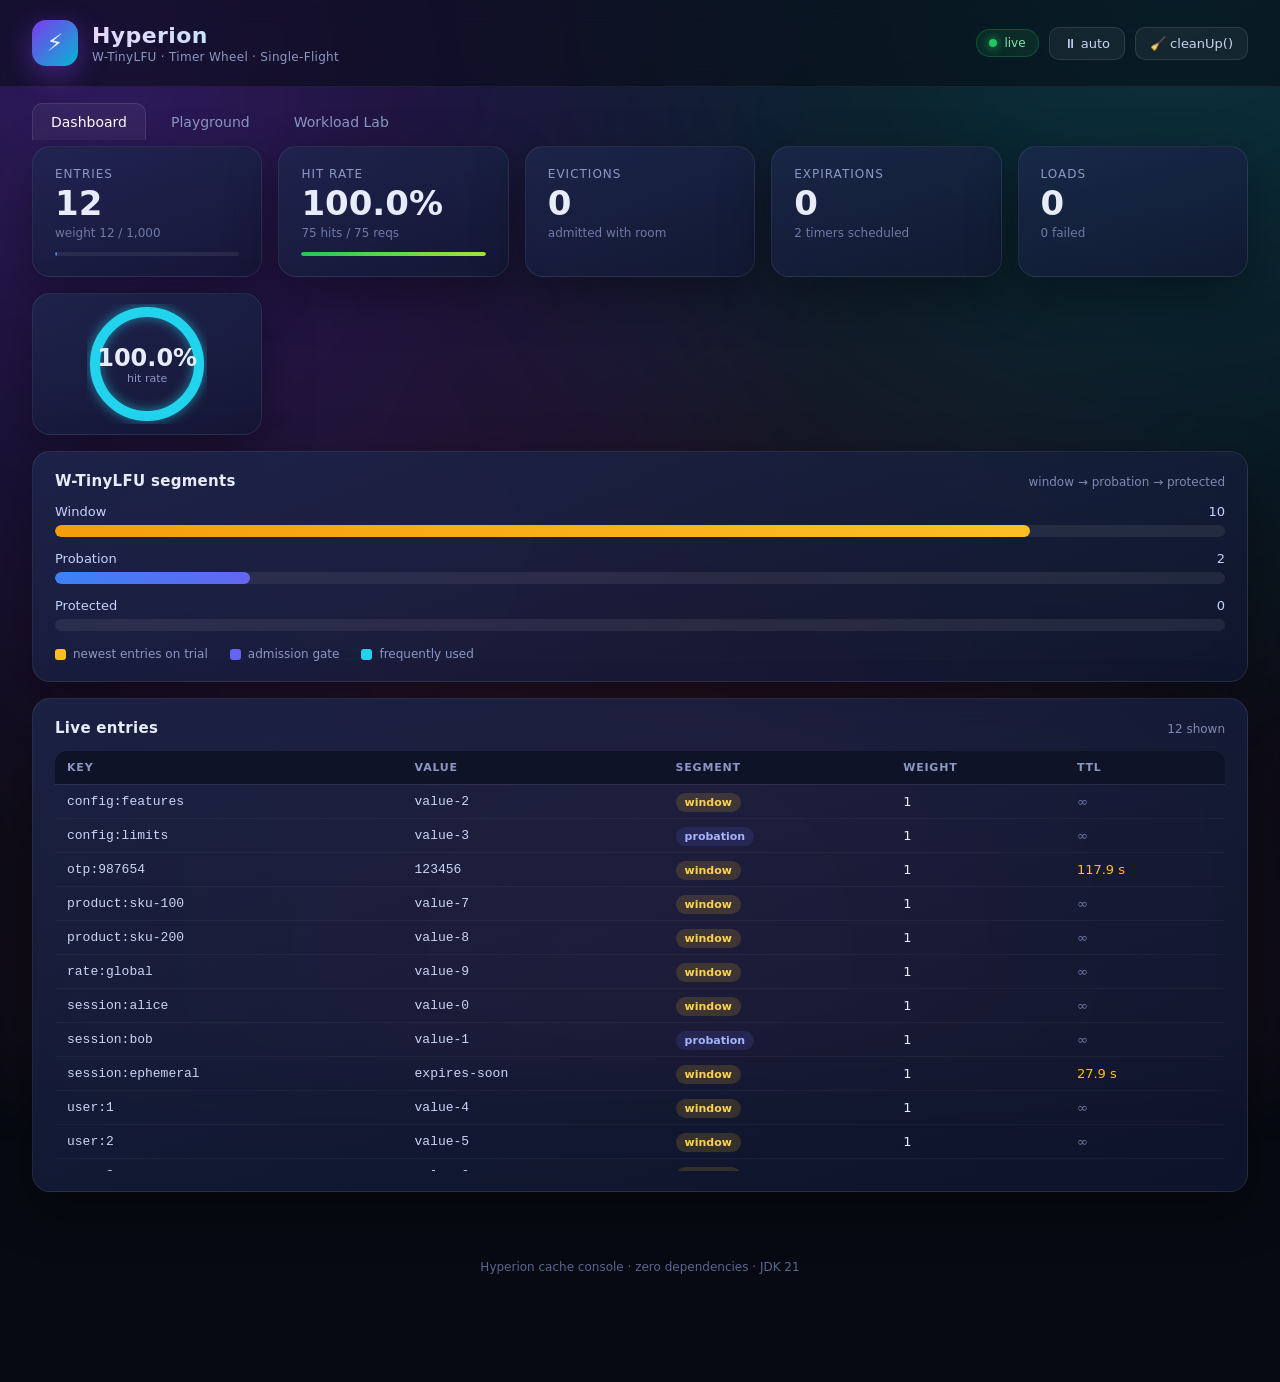
<file: web/index.html>
<!DOCTYPE html>
<html lang="en">
<head>
    <meta charset="UTF-8">
    <meta name="viewport" content="width=device-width, initial-scale=1.0">
    <title>Hyperion · Cache Console</title>
    <link rel="stylesheet" href="styles.css">
    <link rel="icon" href="data:image/svg+xml,<svg xmlns='http://www.w3.org/2000/svg' viewBox='0 0 100 100'><text y='.9em' font-size='90'>⚡</text></svg>">
</head>
<body>
<div class="aurora"></div>

<header class="topbar">
    <div class="brand">
        <div class="logo">⚡</div>
        <div>
            <h1>Hyperion</h1>
            <p class="tagline">W-TinyLFU · Timer Wheel · Single-Flight</p>
        </div>
    </div>
    <div class="topbar-right">
        <div class="live" id="liveBadge"><span class="dot"></span> live</div>
        <button class="ghost" id="refreshToggle" title="Toggle auto-refresh (1s)">⏸ auto</button>
        <button class="ghost" id="cleanupBtn" title="Force due expirations">🧹 cleanUp()</button>
    </div>
</header>

<nav class="tabs">
    <button class="tab active" data-tab="dashboard">Dashboard</button>
    <button class="tab" data-tab="playground">Playground</button>
    <button class="tab" data-tab="lab">Workload Lab</button>
</nav>

<main>

<!-- ============================ DASHBOARD ============================ -->
<section class="panel active" id="tab-dashboard">
    <div class="grid stats">
        <div class="card stat">
            <span class="label">Entries</span>
            <span class="value" id="statSize">0</span>
            <span class="sub" id="statWeight">weight 0 / 0</span>
            <div class="spark"><div class="spark-fill" id="sparkSize"></div></div>
        </div>
        <div class="card stat">
            <span class="label">Hit rate</span>
            <span class="value" id="statHitRate">0%</span>
            <span class="sub" id="statHits">0 hits / 0 reqs</span>
            <div class="spark"><div class="spark-fill hit" id="sparkHit"></div></div>
        </div>
        <div class="card stat">
            <span class="label">Evictions</span>
            <span class="value" id="statEvictions">0</span>
            <span class="sub">admitted with room</span>
        </div>
        <div class="card stat">
            <span class="label">Expirations</span>
            <span class="value" id="statExpirations">0</span>
            <span class="sub" id="statTimers">0 timers scheduled</span>
        </div>
        <div class="card stat">
            <span class="label">Loads</span>
            <span class="value" id="statLoads">0</span>
            <span class="sub" id="statLoadFail">0 failed</span>
        </div>
        <div class="card gauge-card">
            <svg class="gauge" viewBox="0 0 120 120">
                <circle class="gauge-track" cx="60" cy="60" r="52"></circle>
                <circle class="gauge-value" id="gaugeArc" cx="60" cy="60" r="52"></circle>
            </svg>
            <div class="gauge-label">
                <strong id="gaugePct">0%</strong>
                <small>hit rate</small>
            </div>
        </div>
    </div>

    <div class="card segments">
        <div class="card-head">
            <h2>W-TinyLFU segments</h2>
            <span class="hint">window → probation → protected</span>
        </div>
        <div class="segment-bars">
            <div class="segment">
                <div class="segment-top"><span>Window</span><span id="segWindow">0</span></div>
                <div class="bar"><div class="bar-fill window" id="barWindow"></div></div>
            </div>
            <div class="segment">
                <div class="segment-top"><span>Probation</span><span id="segProbation">0</span></div>
                <div class="bar"><div class="bar-fill probation" id="barProbation"></div></div>
            </div>
            <div class="segment">
                <div class="segment-top"><span>Protected</span><span id="segProtected">0</span></div>
                <div class="bar"><div class="bar-fill protected" id="barProtected"></div></div>
            </div>
        </div>
        <div class="segment-legend">
            <span><i class="chip window"></i> newest entries on trial</span>
            <span><i class="chip probation"></i> admission gate</span>
            <span><i class="chip protected"></i> frequently used</span>
        </div>
    </div>

    <div class="card entries">
        <div class="card-head">
            <h2>Live entries</h2>
            <span class="hint" id="entryCount">0 shown</span>
        </div>
        <div class="table-wrap">
            <table>
                <thead>
                <tr><th>Key</th><th>Value</th><th>Segment</th><th>Weight</th><th>TTL</th></tr>
                </thead>
                <tbody id="entriesBody"></tbody>
            </table>
        </div>
    </div>
</section>

<!-- ============================ PLAYGROUND ============================ -->
<section class="panel" id="tab-playground">
    <div class="grid two">
        <div class="card">
            <div class="card-head"><h2>put(key, value)</h2></div>
            <label>Key<input id="putKey" placeholder="session:carol" autocomplete="off"></label>
            <label>Value<input id="putValue" placeholder="any string" autocomplete="off"></label>
            <label>TTL (ms, optional)<input id="putTtl" type="number" min="0" placeholder="0 = default"></label>
            <div class="row">
                <button class="primary" id="putBtn">put →</button>
                <button class="ghost" id="putRandom">random key</button>
            </div>
        </div>

        <div class="card">
            <div class="card-head"><h2>getIfPresent(key)</h2></div>
            <label>Key<input id="getKey" placeholder="session:carol" autocomplete="off"></label>
            <div class="row">
                <button class="primary" id="getBtn">get →</button>
                <button class="ghost" id="invalidateBtn">invalidate</button>
            </div>
            <div class="result" id="getResult">No lookup yet.</div>
        </div>

        <div class="card">
            <div class="card-head"><h2>Capacity</h2></div>
            <label>maximumSize<input id="cfgSize" type="number" min="1" value="1000"></label>
            <label>default TTL (ms, 0 = none)<input id="cfgTtl" type="number" min="0" value="0"></label>
            <div class="row">
                <button class="primary" id="cfgBtn">apply (rebuilds cache)</button>
            </div>
            <p class="hint">Changing capacity builds a fresh cache — eviction policies are size-specific.</p>
        </div>

        <div class="card danger">
            <div class="card-head"><h2>Danger zone</h2></div>
            <p class="hint">Wipe every entry. Stats reset on rebuild only.</p>
            <div class="row">
                <button class="danger-btn" id="clearBtn">invalidateAll()</button>
            </div>
        </div>
    </div>
</section>

<!-- ============================ LAB ============================ -->
<section class="panel" id="tab-lab">
    <div class="card">
        <div class="card-head">
            <h2>Workload Lab</h2>
            <span class="hint">Hyperion (W-TinyLFU) vs a naive LRU</span>
        </div>
        <p class="lab-blurb" id="labBlurb">Pick a workload and watch the admission policy do the work.</p>
        <div class="row wrap">
            <button class="seg-btn active" data-scenario="scan">Scan resistance</button>
            <button class="seg-btn" data-scenario="zipf">Zipfian hits</button>
            <label class="inline">capacity <input id="labCapacity" type="number" min="10" max="100000" value="1000"></label>
            <button class="primary" id="runLab">▶ run benchmark</button>
        </div>
    </div>

    <div class="grid two" id="labResults">
        <div class="card result-card" id="labCard0">
            <div class="card-head"><h2 id="labName0">—</h2></div>
            <div class="big" id="labHit0">—</div>
            <div class="big-label" id="labLabel0">lookup hit rate</div>
            <div class="bar"><div class="bar-fill protected" id="labBar0"></div></div>
            <div class="result" id="labDetail0"></div>
        </div>
        <div class="card result-card" id="labCard1">
            <div class="card-head"><h2 id="labName1">—</h2></div>
            <div class="big" id="labHit1">—</div>
            <div class="big-label" id="labLabel1">lookup hit rate</div>
            <div class="bar"><div class="bar-fill probation" id="labBar1"></div></div>
            <div class="result" id="labDetail1"></div>
        </div>
    </div>
</section>

</main>

<div class="toast" id="toast"></div>

<footer>
    <span>Hyperion cache console · zero dependencies · JDK 21</span>
</footer>

<script src="hyperion.js"></script>
<script src="app.js"></script>
</body>
</html>
</file>
<file: web/styles.css>
:root {
    --bg: #070b16;
    --panel: rgba(20, 27, 45, 0.72);
    --card: rgba(24, 32, 54, 0.72);
    --stroke: rgba(120, 140, 200, 0.14);
    --text: #e8ecf8;
    --muted: #8b93ad;
    --violet: #8b5cf6;
    --cyan: #22d3ee;
    --green: #34d399;
    --amber: #fbbf24;
    --pink: #f472b6;
    --red: #fb7185;
    --radius: 16px;
    --shadow: 0 18px 50px rgba(0, 0, 0, .45);
}

* { box-sizing: border-box; }

html, body {
    margin: 0;
    padding: 0;
    min-height: 100%;
}

body {
    font-family: "Segoe UI", Inter, system-ui, -apple-system, sans-serif;
    background: #070a12;
    color: var(--text);
    padding-bottom: 80px;
    -webkit-font-smoothing: antialiased;
}

/* animated aurora backdrop */
.aurora {
    position: fixed;
    inset: -20%;
    z-index: -1;
    background:
        radial-gradient(circle at 20% 20%, rgba(124, 58, 237, .35), transparent 45%),
        radial-gradient(circle at 80% 10%, rgba(34, 211, 238, 0.22), transparent 45%),
        radial-gradient(circle at 50% 90%, rgba(236, 72, 153, 0.18), transparent 55%);
    filter: blur(40px);
    animation: drift 24s ease-in-out infinite alternate;
}

@keyframes drift {
    from { transform: translate3d(-2%, -1%, 0) scale(1); }
    to   { transform: translate3d(3%, 2%, 0) scale(1.08); }
}

/* ------------------------------------------------------------- topbar */
.topbar {
    display: flex;
    align-items: center;
    justify-content: space-between;
    padding: 20px 32px;
    border-bottom: 1px solid rgba(255, 255, 255, 0.06);
    backdrop-filter: blur(12px);
    position: sticky;
    top: 0;
    z-index: 20;
    background: rgba(8, 11, 20, 0.55);
}

.brand { display: flex; align-items: center; gap: 14px; }

.logo {
    width: 46px; height: 46px;
    display: grid; place-items: center;
    font-size: 24px;
    border-radius: 14px;
    background: linear-gradient(135deg, #7c3aed, #06b6d4);
    box-shadow: 0 8px 28px rgba(124, 58, 237, 0.45);
}

.brand h1 {
    margin: 0;
    font-size: 22px;
    letter-spacing: 0.4px;
    background: linear-gradient(90deg, #e9d5ff, #a5f3fc);
    -webkit-background-clip: text;
    background-clip: text;
    color: transparent;
}

.tagline { margin: 2px 0 0; font-size: 12px; color: #8b98c4; letter-spacing: 0.3px; }

.topbar-right { display: flex; align-items: center; gap: 10px; }

.live {
    display: flex; align-items: center; gap: 7px;
    font-size: 12px; color: #7ee7b0;
    padding: 6px 12px; border-radius: 999px;
    background: rgba(34, 197, 94, 0.1);
    border: 1px solid rgba(34, 197, 94, 0.25);
}
.live.paused { color: #fca5a5; background: rgba(239, 68, 68, 0.1); border-color: rgba(239, 68, 68, 0.25); }

.dot { width: 8px; height: 8px; border-radius: 50%; background: #22c55e; box-shadow: 0 0 10px #22c55e; animation: pulse 1.6s infinite; }
.live.paused .dot { background: #ef4444; box-shadow: 0 0 10px #ef4444; }

@keyframes pulse { 0%,100% { opacity: 1; } 50% { opacity: 0.35; } }

button {
    font: inherit;
    cursor: pointer;
    border-radius: 10px;
    border: 1px solid transparent;
    transition: transform 0.12s ease, box-shadow 0.2s ease, background 0.2s ease, opacity 0.2s;
}
button:active { transform: translateY(1px) scale(0.99); }

.ghost {
    background: rgba(255, 255, 255, 0.05);
    border-color: rgba(255, 255, 255, 0.1);
    color: #cbd5f5;
    padding: 8px 14px;
    font-size: 13px;
}
.ghost:hover { background: rgba(255, 255, 255, 0.1); }

.primary {
    background: linear-gradient(135deg, #7c3aed, #06b6d4);
    color: white;
    padding: 10px 18px;
    font-weight: 600;
    box-shadow: 0 8px 24px rgba(109, 40, 217, 0.35);
}
.primary:hover { box-shadow: 0 10px 30px rgba(109, 40, 217, 0.55); }

.danger-btn {
    background: linear-gradient(135deg, #dc2626, #f97316);
    color: white; padding: 10px 18px; font-weight: 600;
    box-shadow: 0 8px 24px rgba(220, 38, 38, 0.3);
}

/* ------------------------------------------------------------- tabs */
.tabs {
    display: flex; gap: 6px;
    padding: 16px 32px 0;
    max-width: 1280px; margin: 0 auto;
}
.tab {
    background: transparent;
    color: #8b98c4;
    padding: 10px 18px;
    border-radius: 10px 10px 0 0;
    border: 1px solid transparent;
    border-bottom: none;
    font-size: 14px;
}
.tab:hover { color: #dbeafe; }
.tab.active {
    color: #fff;
    background: rgba(255, 255, 255, 0.05);
    border-color: rgba(255, 255, 255, 0.1);
}

main { max-width: 1280px; margin: 0 auto; padding: 6px 32px 40px; }

.panel { display: none; animation: fade 0.35s ease; }
.panel.active { display: block; }

@keyframes fade { from { opacity: 0; transform: translateY(8px); } to { opacity: 1; transform: none; } }

/* ------------------------------------------------------------- cards */
.card {
    background: linear-gradient(160deg, rgba(30, 41, 80, 0.72), rgba(17, 24, 51, 0.72));
    border: 1px solid rgba(255, 255, 255, 0.08);
    border-radius: 18px;
    padding: 20px 22px;
    backdrop-filter: blur(16px);
    box-shadow: 0 18px 50px rgba(0, 0, 0, 0.35);
}

.card-head { display: flex; align-items: baseline; justify-content: space-between; margin-bottom: 14px; }
.card-head h2 { margin: 0; font-size: 15px; font-weight: 600; letter-spacing: 0.3px; }
.hint { font-size: 12px; color: #7f8ab3; }

.grid { display: grid; gap: 16px; margin-bottom: 16px; }
.grid.stats { grid-template-columns: repeat(5, 1fr); }
.grid.two { grid-template-columns: repeat(2, 1fr); }

.card.stat { display: flex; flex-direction: column; gap: 4px; }
.card.stat .label { font-size: 12px; color: #8b98c4; text-transform: uppercase; letter-spacing: 1px; }
.card.stat .value { font-size: 34px; font-weight: 700; line-height: 1.1; font-variant-numeric: tabular-nums; }
.card.stat .sub { font-size: 12px; color: #6f7aa6; }

.spark { height: 4px; border-radius: 4px; background: rgba(255, 255, 255, 0.07); margin-top: 8px; overflow: hidden; }
.spark-fill { height: 100%; width: 0; border-radius: 4px; background: linear-gradient(90deg, #7c3aed, #06b6d4); transition: width 0.6s cubic-bezier(0.22, 1, 0.36, 1); }
.spark-fill.hit { background: linear-gradient(90deg, #22c55e, #a3e635); }

/* gauge */
.gauge-card { position: relative; display: grid; place-items: center; padding: 10px; }
.gauge { width: 120px; height: 120px; transform: rotate(-90deg); }
.gauge-track { fill: none; stroke: rgba(255, 255, 255, 0.08); stroke-width: 10; }
.gauge-value { fill: none; stroke: url(#g) ; stroke: #22d3ee; stroke-width: 10; stroke-linecap: round; stroke-dasharray: 327; stroke-dashoffset: 327; transition: stroke-dashoffset 0.7s cubic-bezier(0.22, 1, 0.36, 1); filter: drop-shadow(0 0 6px rgba(34, 211, 238, 0.6)); }
.gauge-label { position: absolute; text-align: center; display: flex; flex-direction: column; }
.gauge-label strong { font-size: 24px; font-variant-numeric: tabular-nums; }
.gauge-label small { font-size: 11px; color: #8b98c4; }

/* segments */
.segments { margin-bottom: 16px; }
.segment-bars { display: grid; gap: 14px; }
.segment-top { display: flex; justify-content: space-between; font-size: 13px; margin-bottom: 6px; color: #c7d2fe; }
.bar { height: 12px; border-radius: 8px; background: rgba(255, 255, 255, 0.07); overflow: hidden; }
.bar-fill { height: 100%; width: 0; border-radius: 8px; transition: width 0.6s cubic-bezier(0.22, 1, 0.36, 1); }
.bar-fill.window { background: linear-gradient(90deg, #f59e0b, #fbbf24); }
.bar-fill.probation { background: linear-gradient(90deg, #3b82f6, #6366f1); }
.bar-fill.protected { background: linear-gradient(90deg, #10b981, #22d3ee); }

.segment-legend { display: flex; gap: 22px; flex-wrap: wrap; margin-top: 16px; font-size: 12px; color: #8b98c4; }
.segment-legend span { display: flex; align-items: center; gap: 7px; }
.chip { width: 11px; height: 11px; border-radius: 3px; display: inline-block; }
.chip.window { background: #fbbf24; }
.chip.probation { background: #6366f1; }
.chip.protected { background: #22d3ee; }

/* entries table */
.table-wrap { max-height: 420px; overflow: auto; border-radius: 12px; }
table { width: 100%; border-collapse: collapse; font-size: 13px; }
thead th {
    position: sticky; top: 0;
    text-align: left; padding: 10px 12px;
    background: rgba(15, 20, 40, 0.95);
    color: #8b98c4; font-weight: 600; font-size: 11px;
    text-transform: uppercase; letter-spacing: 0.8px;
    border-bottom: 1px solid rgba(255, 255, 255, 0.08);
}
tbody td { padding: 9px 12px; border-bottom: 1px solid rgba(255, 255, 255, 0.04); font-variant-numeric: tabular-nums; }
tbody tr { animation: fade 0.3s ease; }
tbody tr:hover { background: rgba(255, 255, 255, 0.03); }

.pill { font-size: 11px; padding: 3px 9px; border-radius: 999px; font-weight: 600; }
.pill.window { background: rgba(251, 191, 36, 0.15); color: #fcd34d; }
.pill.probation { background: rgba(99, 102, 241, 0.15); color: #a5b4fc; }
.pill.protected { background: rgba(34, 211, 238, 0.15); color: #67e8f9; }
.mono { font-family: "Cascadia Code", Consolas, monospace; color: #cbd5f5; }
.ttl { color: #fbbf24; }
.ttl.none { color: #6f7aa6; }

/* playground */
label { display: block; font-size: 12px; color: #8b98c4; margin: 10px 0 4px; }
input {
    width: 100%; box-sizing: border-box;
    background: rgba(8, 12, 26, 0.8);
    border: 1px solid rgba(255, 255, 255, 0.12);
    color: #e2e8f8;
    padding: 11px 13px;
    border-radius: 10px;
    font: inherit;
    transition: border 0.2s, box-shadow 0.2s;
}
input:focus { outline: none; border-color: #7c3aed; box-shadow: 0 0 0 3px rgba(124, 58, 237, 0.22); }
.row { display: flex; gap: 10px; margin-top: 14px; align-items: end; }
.row.wrap { flex-wrap: wrap; }
.inline { display: flex; align-items: center; gap: 8px; font-size: 13px; color: #8b98c4; margin: 0; }
.inline input { width: 110px; }

.result {
    margin-top: 14px; padding: 12px 14px;
    border-radius: 10px;
    background: rgba(8, 12, 26, 0.6);
    border: 1px solid rgba(255, 255, 255, 0.08);
    font-family: "Cascadia Code", Consolas, monospace;
    font-size: 12.5px; color: #cbd5f5;
    white-space: pre-wrap; word-break: break-word;
}
.result.ok { border-color: rgba(34, 197, 94, 0.4); }
.result.miss { border-color: rgba(245, 158, 11, 0.4); }

.card.danger { border-color: rgba(239, 68, 68, 0.25); }

/* lab */
.lab-blurb { color: #a9b4dc; font-size: 13.5px; margin: 0 0 16px; }
.seg-btn {
    background: rgba(255, 255, 255, 0.05);
    border: 1px solid rgba(255, 255, 255, 0.1);
    color: #cbd5f5; padding: 10px 16px; font-size: 13px;
}
.seg-btn.active { background: linear-gradient(135deg, #7c3aed, #06b6d4); color: #fff; border-color: transparent; }

.result-card .big { font-size: 40px; font-weight: 700; font-variant-numeric: tabular-nums; margin-bottom: 2px; }
.big-label { font-size: 12px; color: #8b98c4; margin-bottom: 12px; }
.result-card.winner { border-color: rgba(34, 197, 94, 0.5); box-shadow: 0 0 0 1px rgba(34, 197, 94, 0.25), 0 18px 50px rgba(0,0,0,0.35); }
.result-card.winner .big { color: #4ade80; }
.result-card.loser .big { color: #94a3b8; }
.badge { font-size: 11px; padding: 3px 9px; border-radius: 999px; background: rgba(34,197,94,0.18); color: #4ade80; margin-left: 8px; }

/* toast */
.toast {
    position: fixed; bottom: 28px; left: 50%; transform: translateX(-50%) translateY(80px);
    background: rgba(15, 20, 40, 0.95);
    border: 1px solid rgba(255, 255, 255, 0.12);
    color: #e2e8f8;
    padding: 12px 20px; border-radius: 12px;
    font-size: 13px;
    box-shadow: 0 18px 50px rgba(0, 0, 0, 0.5);
    opacity: 0; transition: transform 0.35s cubic-bezier(0.22, 1, 0.36, 1), opacity 0.35s;
    z-index: 100; pointer-events: none;
}
.toast.show { transform: translateX(-50%) translateY(0); opacity: 1; }
.toast.err { border-color: rgba(239, 68, 68, 0.5); }

footer { text-align: center; color: #5b6690; font-size: 12px; padding: 28px; }

@media (max-width: 1000px) {
    .grid.stats { grid-template-columns: repeat(2, 1fr); }
    .grid.two { grid-template-columns: 1fr; }
    .gauge-card { grid-column: span 2; }
}
</file>
